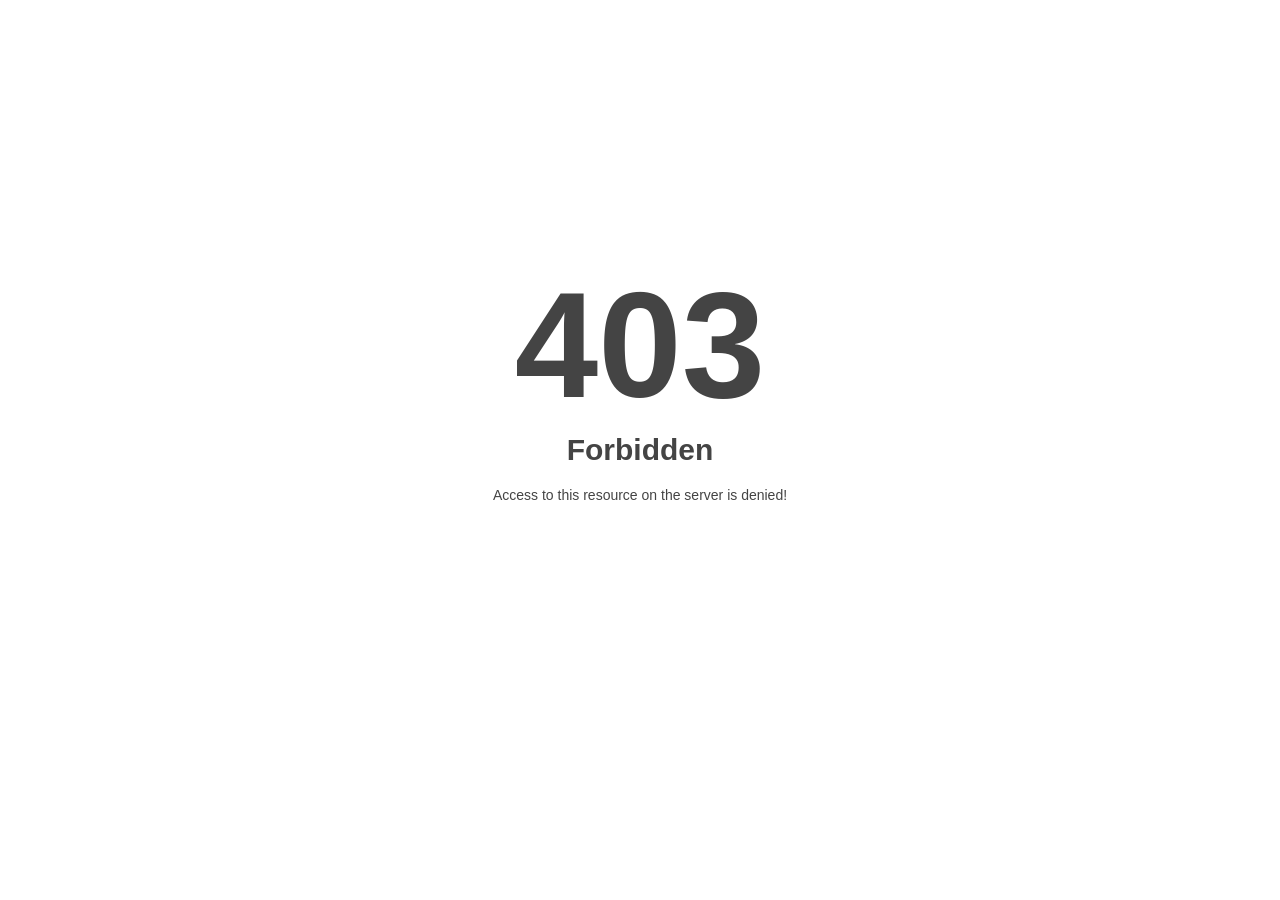
<file: static/plugin/index.html>
<!DOCTYPE html>
<html style="height:100%">
<head>
<meta name="viewport" content="width=device-width, initial-scale=1, shrink-to-fit=no" />
<title> 403 Forbidden
</title><style>@media (prefers-color-scheme:dark){body{background-color:#000!important}}</style></head>
<body style="color: #444; margin:0;font: normal 14px/20px Arial, Helvetica, sans-serif; height:100%; background-color: #fff;">
<div style="height:auto; min-height:100%; ">     <div style="text-align: center; width:800px; margin-left: -400px; position:absolute; top: 30%; left:50%;">
        <h1 style="margin:0; font-size:150px; line-height:150px; font-weight:bold;">403</h1>
<h2 style="margin-top:20px;font-size: 30px;">Forbidden
</h2>
<p>Access to this resource on the server is denied!</p>
</div></div></body></html>
</file>
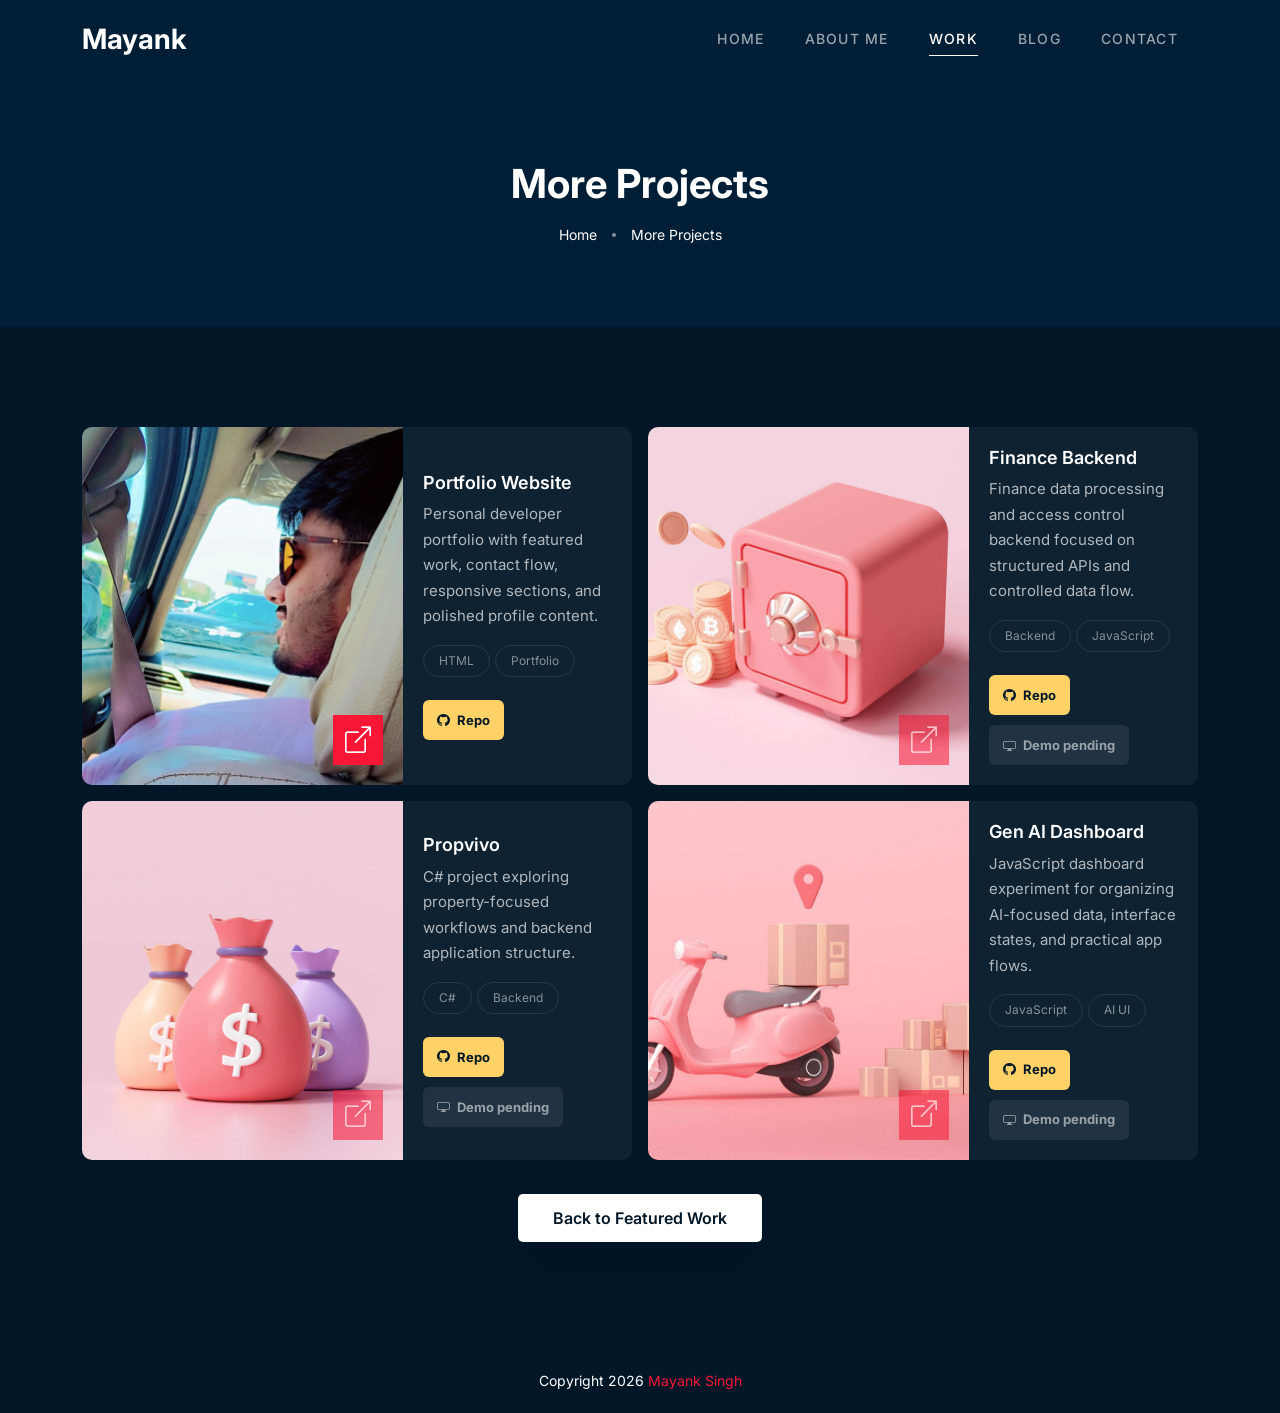
<file: projects.html>
<!DOCTYPE html>
<html lang="en">

<head>
    <meta charset="utf-8">
    <meta name="author" content="Mayank Singh">
    <meta http-equiv="X-UA-Compatible" content="IE=edge">
    <meta name="viewport" content="width=device-width, initial-scale=1, shrink-to-fit=no">
    <meta name="keywords" content="Mayank Singh projects, GitHub repositories, full stack developer">
    <meta name="description" content="More public repositories and projects by Mayank Singh.">
    <title>More Projects | Mayank Singh</title>
    <link rel="shortcut icon" type="image/jpeg" href="static/img/passport_img.jpeg">
    <link href="static/css/dark/style.css" rel="stylesheet">
</head>

<body class="dark-bg">
    <div id="loading">
        <div class="load-circle"><span class="one"></span></div>
    </div>
    <header class="main-header">
        <nav class="navbar header-nav header-white header-transparent navbar-expand-lg">
            <div class="container">
                <a class="navbar-brand" href="index.html#home">Mayank<span></span></a>
                <button class="navbar-toggler" type="button" data-bs-toggle="collapse" data-bs-target="#navbar-collapse-toggle" aria-controls="navbar-collapse-toggle" aria-expanded="false" aria-label="Toggle navigation">
                    <span></span>
                    <span></span>
                    <span></span>
                </button>
                <div class="collapse navbar-collapse justify-content-end" id="navbar-collapse-toggle">
                    <ul class="navbar-nav ml-auto">
                        <li><a class="nav-link" href="index.html#home"><span>Home</span></a></li>
                        <li><a class="nav-link" href="index.html#about"><span>About Me</span></a></li>
                        <li><a class="nav-link active" href="index.html#work"><span>Work</span></a></li>
                        <li><a class="nav-link" href="blog.html"><span>Blog</span></a></li>
                        <li><a class="nav-link" href="index.html#contactus"><span>Contact</span></a></li>
                    </ul>
                </div>
            </div>
        </nav>
    </header>
    <main>
        <section class="page-title dark-bg-1">
            <div class="container">
                <div class="row justify-content-center">
                    <div class="col-lg-8 white-color text-center">
                        <h1>More Projects</h1>
                        <ol class="breadcrumb justify-content-center">
                            <li><a href="index.html">Home</a></li>
                            <li class="active">More Projects</li>
                        </ol>
                    </div>
                </div>
            </div>
        </section>
        <section class="section portfolio-section">
            <div class="container">
                <div class="row g-3 featured-work">
                    <div class="col-lg-6">
                        <div class="portfolio-box row g-0">
                            <div class="portfolio-img col-sm-6 col-lg-7">
                                <a class="p-icon" href="https://web-portfolio-lyart-five.vercel.app" target="_blank" rel="noopener" aria-label="Open portfolio live site">
                                    <i class="bi bi-box-arrow-up-right"></i>
                                </a>
                                <img src="static/img/home-banner1.webp" title="" alt="Portfolio website preview">
                            </div>
                            <div class="portfolio-info col-sm-6 col-lg-5">
                                <h2>Portfolio Website</h2>
                                <p>Personal developer portfolio with featured work, contact flow, responsive sections, and polished profile content.</p>
                                <div class="nav"><span>HTML</span><span>Portfolio</span></div>
                                <div class="project-actions">
                                    <a href="https://github.com/MayankSingh0928/web-portfolio" target="_blank" rel="noopener"><i class="bi bi-github"></i> Repo</a>
                                </div>
                            </div>
                        </div>
                    </div>
                    <div class="col-lg-6">
                        <div class="portfolio-box row g-0">
                            <div class="portfolio-img col-sm-6 col-lg-7">
                                <span class="p-icon p-icon-disabled" aria-label="Finance Backend deployment pending">
                                    <i class="bi bi-box-arrow-up-right"></i>
                                </span>
                                <img src="static/img/portfolio-02.jpg" title="" alt="Finance backend project preview">
                            </div>
                            <div class="portfolio-info col-sm-6 col-lg-5">
                                <h2>Finance Backend</h2>
                                <p>Finance data processing and access control backend focused on structured APIs and controlled data flow.</p>
                                <div class="nav"><span>Backend</span><span>JavaScript</span></div>
                                <div class="project-actions">
                                    <a href="https://github.com/MayankSingh0928/Finance-Backend" target="_blank" rel="noopener"><i class="bi bi-github"></i> Repo</a>
                                    <span class="is-disabled"><i class="bi bi-display"></i> Demo pending</span>
                                </div>
                            </div>
                        </div>
                    </div>
                    <div class="col-lg-6">
                        <div class="portfolio-box row g-0 flex-row-lg-reverse">
                            <div class="portfolio-img col-sm-6 col-lg-7">
                                <span class="p-icon p-icon-disabled" aria-label="Propvivo deployment pending">
                                    <i class="bi bi-box-arrow-up-right"></i>
                                </span>
                                <img src="static/img/portfolio-03.jpg" title="" alt="Propvivo project preview">
                            </div>
                            <div class="portfolio-info col-sm-6 col-lg-5">
                                <h2>Propvivo</h2>
                                <p>C# project exploring property-focused workflows and backend application structure.</p>
                                <div class="nav"><span>C#</span><span>Backend</span></div>
                                <div class="project-actions">
                                    <a href="https://github.com/MayankSingh0928/propvivo" target="_blank" rel="noopener"><i class="bi bi-github"></i> Repo</a>
                                    <span class="is-disabled"><i class="bi bi-display"></i> Demo pending</span>
                                </div>
                            </div>
                        </div>
                    </div>
                    <div class="col-lg-6">
                        <div class="portfolio-box row g-0 flex-row-lg-reverse">
                            <div class="portfolio-img col-sm-6 col-lg-7">
                                <span class="p-icon p-icon-disabled" aria-label="Gen AI dashboard deployment pending">
                                    <i class="bi bi-box-arrow-up-right"></i>
                                </span>
                                <img src="static/img/portfolio-04.jpg" title="" alt="Gen AI dashboard preview">
                            </div>
                            <div class="portfolio-info col-sm-6 col-lg-5">
                                <h2>Gen AI Dashboard</h2>
                                <p>JavaScript dashboard experiment for organizing AI-focused data, interface states, and practical app flows.</p>
                                <div class="nav"><span>JavaScript</span><span>AI UI</span></div>
                                <div class="project-actions">
                                    <a href="https://github.com/MayankSingh0928/gen-ai-dashboard" target="_blank" rel="noopener"><i class="bi bi-github"></i> Repo</a>
                                    <span class="is-disabled"><i class="bi bi-display"></i> Demo pending</span>
                                </div>
                            </div>
                        </div>
                    </div>
                </div>
                <div class="show-more-projects text-center">
                    <a class="px-btn px-btn-white" href="index.html#work">Back to Featured Work</a>
                </div>
            </div>
        </section>
    </main>
    <footer class="footer">
        <div class="container">
            <div class="row align-items-center">
                <div class="col-md-6 my-2 text-center mx-auto">
                    <p>Copyright 2026 <a href="index.html#home">Mayank Singh</a></p>
                </div>
            </div>
        </div>
    </footer>
    <script src="static/js/jquery-3.5.1.min.js"></script>
    <script src="static/plugin/appear/jquery.appear.js"></script>
    <script src="static/plugin/bootstrap/js/bootstrap.min.js"></script>
    <script src="static/js/custom.js"></script>
</body>

</html>
</file>
<file: static/css/dark/style.css>
/*------------------------------------------------------------------
Project:    Zemo Personal Portfolio
Version:    1.0
Primary use:    pxdraft

[Table of contents]

1. Body
2. Header
3. Footer
4. Blog
5. Section
6. Home Banner
7. About
8. Services
9. Resume
10. Portfolio
11. Testimonial
12. Contact Us

-------------------------------------------------------------------*/
@import url(../../plugin/bootstrap/css/bootstrap.min.css);
@import url(../../plugin/bootstrap/icons/bootstrap-icons.css);
@import url(../../plugin/owl-carousel/css/owl.carousel.min.css);
@import url(../../plugin/magnific/magnific-popup.css);
@import url("https://fonts.googleapis.com/css2?family=Inter:wght@100;200;300;400;500;600;700;800;900&amp;display=swap");
.navbar-toggler,
.toggler-menu {
  width: 40px;
  height: 40px;
  position: relative;
  margin: 0 20px 0 0;
  border-radius: 0;
  padding: 0;
  margin-left: 15px;
  background: #f71735;
  border: none; }
  .navbar-toggler span,
  .toggler-menu span {
    position: absolute;
    top: 0;
    left: 0;
    bottom: 0;
    right: 0;
    width: 25px;
    height: 2px;
    margin: auto;
    box-shadow: 0px -8px 0 0px currentColor, 0px 8px 0 0px currentColor;
    background: #fff;
    color: #fff; }

@media (min-width: 992px) {
  .main-header {
    position: fixed;
    top: 0;
    left: 0;
    z-index: 111;
    width: 100%;
    top: 0;
    padding-top: 20px;
    padding-bottom: 20px; }
    .fixed-header .main-header {
      box-shadow: rgba(0, 0, 0, 0.25) 0px 7px 20px -22px;
      background: #011627; }
    .main-header .navbar {
      padding: 0; }
    .main-header .navbar-brand {
      color: #fff;
      font-weight: 700;
      font-size: 28px;
      line-height: 1; }
    .main-header .navbar-nav > li {
      padding: 0 20px; }
      .main-header .navbar-nav > li > a {
        padding: 5px 0 !important;
        color: rgba(255, 255, 255, 0.6);
        font-weight: 500;
        text-transform: uppercase;
        font-size: 14px;
        letter-spacing: 0.08rem;
        position: relative; }
        .main-header .navbar-nav > li > a:after {
          content: "";
          position: absolute;
          bottom: 0;
          left: auto;
          right: 0;
          height: 1px;
          background: #fff;
          width: 0px;
          transition: ease all 0.35s; }
        .main-header .navbar-nav > li > a.active {
          color: #fff; }
          .main-header .navbar-nav > li > a.active:after {
            left: 0;
            right: auto;
            width: 100%; }
      .main-header .navbar-nav > li:hover > a:after {
        left: 0;
        right: auto;
        width: 100%; } }

/* Mobile 
-----------------------------*/
@media (max-width: 991px) {
  .main-header {
    position: fixed;
    top: 0;
    left: 0;
    z-index: 111;
    width: 100%;
    top: 0;
    border-bottom: 1px solid rgba(255, 255, 255, 0.2);
    box-shadow: rgba(0, 0, 0, 0.25) 0px 7px 20px -22px; }
    .main-header .container {
      max-width: 100%;
      padding: 0; }
    .fixed-header .main-header {
      background: #011627; }
    .main-header .navbar {
      padding: 0; }
    .main-header .navbar-brand {
      color: #fff;
      font-weight: 700;
      font-size: 28px;
      line-height: 1;
      margin: 15px 20px; }
    .main-header .navbar-nav {
      background: #011627; }
      .main-header .navbar-nav > li {
        border-top: 1px solid rgba(255, 255, 255, 0.05); }
        .main-header .navbar-nav > li > a {
          padding: 12px 20px;
          font-weight: 700;
          text-transform: uppercase;
          font-size: 14px;
          letter-spacing: 0.05rem;
          color: #fff; }
          .main-header .navbar-nav > li > a.active {
            color: #f71735; } }

/*Footer
---------------------*/
.footer {
  padding: 12px 0;
  background: #011627; }
  .theme-light .footer {
    background: #fff;
    border-top: 1px solid rgba(1, 22, 39, 0.1); }
  .footer .nav a {
    color: #fff;
    font-size: 14px;
    margin-right: 17px; }
    .theme-light .footer .nav a {
      color: #011627; }
    .footer .nav a:hover {
      color: #f71735; }
  .footer p {
    color: #fff;
    font-size: 14px;
    margin: 0; }
    .theme-light .footer p {
      color: #011627; }

/* Blog 
-------------------*/
.blog-post {
  border-radius: 10px;
  overflow: hidden;
  height: 100%;
  display: flex;
  flex-direction: column;
  background: rgba(255, 255, 255, 0.05); }
  .blog-post .blog-img {
    position: relative;
    overflow: hidden;
    height: 285px;
    flex: 0 0 285px; }
    .blog-post .blog-img a {
      display: block;
      height: 100%; }
    .blog-post .blog-img img {
      width: 100%;
      height: 100%;
      object-fit: cover;
      transition: ease all 0.35s;
      -webkit-transform: scale(1);
      transform: scale(1); }
  .blog-post:hover .blog-img img {
    -webkit-transform: scale(1.1);
    transform: scale(1.1); }
  .blog-post .data {
    position: absolute;
    top: 20px;
    left: 10px;
    background: #fff;
    padding: 18px 10px;
    line-height: 1;
    text-align: center;
    z-index: 1;
    border-radius: 8px; }
    .blog-post .data span {
      width: 100%;
      display: inline-block;
      font-weight: 600;
      font-size: 25px;
      line-height: 1;
      margin: 0;
      color: #011627; }
    .blog-post .data small {
      font-size: 13px;
      text-transform: uppercase;
      color: #011627;
      margin-top: 7px;
      display: inline-block;
      width: 100%;
      vertical-align: top; }
  .blog-post .blog-info {
    padding: 25px;
    position: relative;
    background: rgba(255, 255, 255, 0.05);
    flex: 1 1 auto;
    display: flex;
    flex-direction: column; }
    .blog-post .blog-info h6 {
      font-size: 18px;
      font-weight: 600;
      line-height: 1.25;
      letter-spacing: 0;
      margin-bottom: 15px; }
      .blog-post .blog-info h6 a {
        color: #fff;
        word-break: normal;
        overflow-wrap: normal; }
    .blog-post .blog-info p {
      display: -webkit-box;
      overflow: hidden;
      text-overflow: ellipsis;
      -webkit-line-clamp: 2;
      -webkit-box-orient: vertical;
      margin: 0 0 12px; }
    .blog-post .blog-info .btn-bar {
      margin-top: auto; }
    .blog-post .blog-info .btn-bar a {
      font-weight: 600;
      text-transform: uppercase;
      font-size: 12px;
      letter-spacing: 0.1rem;
      color: #f71735;
      border-bottom: 1px solid; }

/* Blog List
-------------------*/
.blog-listing {
  padding-top: 30px;
  padding-bottom: 30px; }
  .blog-listing .pagination {
    margin-top: 30px; }
  .blog-listing .blog-post {
    border: 1px solid rgba(255, 255, 255, 0.05);
    margin-bottom: 30px; }
    .blog-listing .blog-post .blog-info {
      margin: 0;
      box-shadow: none; }

@media (max-width: 1199px) {
  .blog-post .blog-img {
    height: 245px;
    flex-basis: 245px; } }

@media (max-width: 767px) {
  .blog-post .blog-img {
    height: 220px;
    flex-basis: 220px; }
  .blog-post .blog-info {
    padding: 22px; }
  .blog-post .blog-info h6 {
    font-size: 17px; } }

.pagination .page-item .page-link {
  border: none;
  box-shadow: none;
  color: #fff;
  margin: 0 5px;
  border-radius: 50px;
  padding: 0;
  width: 35px;
  height: 35px;
  text-align: center;
  line-height: 35px;
  background: rgba(255, 255, 255, 0.05); }
  .pagination .page-item .page-link:hover {
    background: #f71735;
    border-color: #f71735;
    color: #fff; }

.pagination .page-item.disabled .page-link {
  opacity: 0.5; }

.pagination .page-item.active .page-link {
  background: #f71735;
  border-color: #f71735;
  color: #fff; }

/* Blog Sidebar
-------------------*/
.blog-aside {
  background: rgba(255, 255, 255, 0.05);
  padding: 20px;
  border-radius: 10px; }
  .blog-aside .widget {
    margin-top: 15px;
    margin-bottom: 25px;
    width: 100%;
    display: inline-block;
    vertical-align: top; }
    .blog-aside .widget:last-child {
      margin-bottom: 0; }
  .blog-aside .widget-title {
    border-bottom: 1px solid rgba(255, 255, 255, 0.05);
    position: relative;
    padding-bottom: 15px;
    margin-bottom: 25px; }
    .blog-aside .widget-title:after {
      content: "";
      position: absolute;
      bottom: -1px;
      left: 0;
      width: 50px;
      height: 3px;
      background: #f71735; }
    .blog-aside .widget-title h3 {
      font-size: 20px;
      font-weight: 700;
      color: #fff;
      margin: 0; }
  .blog-aside .widget-author .media {
    margin-bottom: 15px; }
  .blog-aside .widget-author p {
    font-size: 16px;
    margin: 0; }
  .blog-aside .widget-author .avatar {
    width: 70px;
    height: 70px;
    border-radius: 50%;
    overflow: hidden; }
  .blog-aside .widget-author h6 {
    font-weight: 600;
    color: #fff;
    font-size: 18px;
    margin: 0;
    padding-left: 20px; }
  .blog-aside .post-aside {
    margin-bottom: 15px; }
    .blog-aside .post-aside .post-aside-title h5 {
      margin: 0; }
    .blog-aside .post-aside .post-aside-title a {
      font-size: 18px;
      color: #fff;
      font-weight: 500; }
    .blog-aside .post-aside .post-aside-meta {
      padding-bottom: 10px; }
      .blog-aside .post-aside .post-aside-meta a {
        color: rgba(255, 255, 255, 0.5);
        font-size: 12px;
        text-transform: uppercase;
        display: inline-block;
        margin-right: 10px; }
  .blog-aside .latest-post-aside + .latest-post-aside {
    border-top: 1px solid rgba(255, 255, 255, 0.05);
    padding-top: 15px;
    margin-top: 15px; }
  .blog-aside .latest-post-aside .lpa-right {
    width: 90px; }
  .blog-aside .latest-post-aside .lpa-left {
    padding-right: 15px; }
  .blog-aside .latest-post-aside .lpa-title h5 {
    margin: 0;
    font-size: 15px; }
  .blog-aside .latest-post-aside .lpa-title a {
    color: #fff;
    font-weight: 600; }
  .blog-aside .latest-post-aside .lpa-meta a {
    color: rgba(255, 255, 255, 0.5);
    font-size: 12px;
    text-transform: uppercase;
    display: inline-block;
    margin-right: 10px; }

.tag-cloud a {
  padding: 4px 15px;
  font-size: 13px;
  color: #fff;
  background: #001e35;
  border-radius: 3px;
  margin-right: 4px;
  margin-bottom: 4px;
  font-weight: 500; }
  .tag-cloud a:hover {
    background: #f71735;
    color: #fff; }

.blog-single {
  padding-top: 30px;
  padding-bottom: 30px; }

.article {
  margin: 0 0 30px; }
  .article .article-title {
    padding: 15px 0 20px; }
    .article .article-title h6 {
      font-size: 14px;
      font-weight: 700;
      margin-bottom: 20px; }
      .article .article-title h6 a {
        text-transform: uppercase;
        color: #fff;
        border-bottom: 1px solid currentColor; }
    .article .article-title h2 {
      color: #fff;
      font-weight: 700; }
      @media (max-width: 991px) {
        .article .article-title h2 {
          font-size: 24px; } }
    .article .article-title .media {
      padding-top: 15px;
      border-bottom: 1px dashed rgba(255, 255, 255, 0.05);
      padding-bottom: 20px; }
      .article .article-title .media .avatar {
        width: 45px;
        height: 45px;
        border-radius: 50%;
        overflow: hidden; }
      .article .article-title .media .media-body {
        padding-left: 8px; }
        .article .article-title .media .media-body label {
          font-weight: 500;
          color: #fff;
          margin: 0; }
        .article .article-title .media .media-body span {
          display: block;
          font-size: 12px; }
  .article .article-content h1,
  .article .article-content h2,
  .article .article-content h3,
  .article .article-content h4,
  .article .article-content h5,
  .article .article-content h6 {
    color: #fff;
    font-weight: 600;
    margin-bottom: 15px; }
  .article .article-content blockquote {
    width: 100%;
    padding: 20px;
    margin: 0 0 30px;
    border-left: 4px solid #f71735; }
    .article .article-content blockquote p {
      font-size: 20px;
      font-weight: 500;
      margin: 0; }
    .article .article-content blockquote .blockquote-footer {
      color: #fff;
      font-size: 16px;
      padding-top: 20px; }
      .article .article-content blockquote .blockquote-footer cite {
        font-weight: 600; }
  .article .tag-cloud {
    padding-top: 10px; }

.article-comment h4 {
  color: #fff;
  font-weight: 700;
  margin-bottom: 25px;
  font-size: 22px; }

@media (prefers-reduced-motion: no-preference) {
  :root {
    scroll-behavior: inherit; } }

html {
  overflow-x: hidden; }

body {
  color: rgba(255, 255, 255, 0.5);
  font-family: "Inter", sans-serif;
  line-height: 1.7;
  font-size: 15px;
  font-weight: 400;
  overflow-x: hidden; }

.font-alt {
  font-family: "Inter", sans-serif; }

img {
  max-width: 100%; }

* {
  outline: none !important; }

a {
  color: #f71735;
  text-decoration: none; }
  a:hover {
    color: #de0824;
    text-decoration: none; }

mark {
  background-image: linear-gradient(#f71735, #f71735);
  background-size: 100% 3px;
  background-repeat: no-repeat;
  background-position: 0 bottom;
  background-color: transparent;
  padding: 0;
  color: currentColor; }

/* ----------------------
*	Loading
---------------------------*/
#loading {
  position: fixed;
  top: 0;
  left: 0;
  right: 0;
  bottom: 0;
  background: #f71735;
  z-index: 99999; }

.load-circle {
  position: fixed;
  top: 0;
  left: 0;
  right: 0;
  bottom: 0;
  margin: auto;
  width: 50px;
  height: 50px; }
  .load-circle span {
    display: inline-block;
    width: 64px;
    height: 64px; }
    .load-circle span:after {
      content: " ";
      display: block;
      width: 46px;
      height: 46px;
      margin: 1px;
      border-radius: 50%;
      border: 5px solid #fff;
      border-color: #fff transparent #fff transparent;
      -webkit-animation: lds-dual-ring 1.2s linear infinite;
              animation: lds-dual-ring 1.2s linear infinite; }

@-webkit-keyframes lds-dual-ring {
  0% {
    -webkit-transform: rotate(0deg);
            transform: rotate(0deg); }
  100% {
    -webkit-transform: rotate(360deg);
            transform: rotate(360deg); } }

@keyframes lds-dual-ring {
  0% {
    -webkit-transform: rotate(0deg);
            transform: rotate(0deg); }
  100% {
    -webkit-transform: rotate(360deg);
            transform: rotate(360deg); } }

/* ----------------------
*	owl 
---------------------------*/
.owl-dots {
  text-align: center; }
  .owl-dots .owl-dot {
    display: inline-block;
    vertical-align: top;
    width: 10px;
    height: 10px;
    background: transparent;
    border: 1px solid #fff;
    transition: ease all 0.55s;
    border-radius: 50%;
    margin: 0 5px; }
    .owl-dots .owl-dot.active {
      background: #fff; }

.owl-carousel .owl-item img {
  width: auto;
  max-width: 100%; }

/* Page title
--------------------------------*/
.page-title {
  padding: 160px 0 80px;
  background-size: cover;
  background-repeat: no-repeat;
  background-position: center;
  position: relative; }
  .page-title .container {
    position: relative;
    z-index: 1; }
  @media (max-width: 1200px) {
    .page-title {
      padding-top: 130px;
      padding-bottom: 50px; } }
  .page-title h1 {
    font-weight: 700;
    margin-bottom: 15px;
    color: #fff; }
    @media (max-width: 991px) {
      .page-title h1 {
        font-size: 30px; } }

/* Breadcrumbs
--------------------------------*/
.breadcrumb {
  margin: 0;
  padding: 0;
  list-style: none;
  background: none;
  border-radius: 0; }
  .breadcrumb li {
    display: inline-block;
    vertical-align: middle;
    font-size: 14px;
    font-weight: 400;
    position: relative;
    color: #fff; }
    .breadcrumb li + li {
      padding-left: 17px;
      margin-left: 17px; }
      .breadcrumb li + li:after {
        content: "";
        position: absolute;
        width: 4px;
        height: 4px;
        border-radius: 50%;
        background: currentColor;
        opacity: 0.5;
        left: -2px;
        top: 0;
        bottom: 0;
        margin: auto; }
    .breadcrumb li a {
      color: #fff; }

/* Buttons
---------------------*/
.px-btn {
  padding: 0 35px;
  line-height: 48px;
  position: relative;
  display: inline-block;
  background: none;
  border: none;
  font-size: 16px;
  font-weight: 600;
  text-decoration: none !important;
  position: relative;
  z-index: 1;
  overflow: hidden;
  box-shadow: rgba(0, 0, 0, 0.25) 0px 25px 50px -12px;
  border-radius: 5px; }
  .px-btn.px-btn-theme {
    background: #f71735;
    color: #fff; }
    .px-btn.px-btn-theme:after {
      content: "";
      position: absolute;
      bottom: 0;
      left: auto;
      right: 0;
      top: 0;
      width: 0px;
      transition: ease all 0.35s;
      background: #011627;
      z-index: -1; }
    .px-btn.px-btn-theme:hover {
      color: #fff; }
      .px-btn.px-btn-theme:hover:after {
        width: 100%;
        left: 0;
        right: auto; }
  .px-btn.px-btn-white {
    background: #fff;
    color: #011627; }
    .px-btn.px-btn-white:after {
      content: "";
      position: absolute;
      bottom: 0;
      left: auto;
      right: 0;
      top: 0;
      width: 0px;
      transition: ease all 0.35s;
      background: #f71735;
      z-index: -1; }
    .px-btn.px-btn-white:hover {
      color: #fff; }
      .px-btn.px-btn-white:hover:after {
        width: 100%;
        left: 0;
        right: auto; }

.gray-bg {
  background-color: #fff5ec; }

.theme-bg {
  background-color: #f71735; }

.dark-bg {
  background-color: #011627; }

.dark-bg-1 {
  background-color: #001e35; }

.dark-text-1 {
  color: #001e35; }

.dark-text {
  color: #011627; }

.color-white {
  color: #fff; }

.color-theme {
  color: #f71735; }

body {
  position: relative; }

/* Section
---------------------*/
.section {
  padding: 100px 0;
  position: relative;
  overflow: hidden; }
  @media (max-width: 991px) {
    .section {
      padding-top: 80px;
      padding-bottom: 80px; } }
  @media (max-width: 767px) {
    .section {
      padding-top: 60px;
      padding-bottom: 60px; } }

.bottom-ani {
  position: absolute;
  bottom: 0;
  left: 0;
  right: 0;
  z-index: 1; }

@-webkit-keyframes spin {
  100% {
    -webkit-transform: rotate(360deg);
    transform: rotate(360deg); } }

@keyframes spin {
  100% {
    -webkit-transform: rotate(360deg);
    transform: rotate(360deg); } }

/* Home Banner
---------------------*/
.home-banner {
  overflow: hidden;
  position: relative; }
  .home-banner .placeholder {
    text-align: left;
    top: 100px;
    padding-left: 5vh; }
  .home-banner .min-vh-100 {
    padding-top: 100px;
    padding-bottom: 100px; }
  .home-banner .social-share {
    position: absolute;
    top: 0;
    bottom: 0;
    -ms-flex-align: center;
        align-items: center;
    -ms-flex-direction: column;
        flex-direction: column;
    -ms-flex-pack: center;
        justify-content: center;
    right: 16px;
    z-index: 1; }
    .home-banner .social-share a {
      width: 30px;
      height: 30px;
      font-size: 15px;
      background: rgba(255, 255, 255, 0.06);
      text-align: center;
      line-height: 30px;
      margin: 5px;
      color: #fff;
      border-radius: 3px; }
      .home-banner .social-share a:hover {
        background: #f71735; }
  .home-banner .home-avatar-box {
    padding: 40px;
    position: relative; }
    @media (max-width: 767px) {
      .home-banner .home-avatar-box {
        padding: 20px; } }
    .home-banner .home-avatar-box:before {
      content: "";
      background-image: url(../../img/dots-effect.png);
      position: absolute;
      top: 0;
      left: -40px;
      right: 0;
      bottom: 0;
      background-position: left;
      background-size: cover;
      -webkit-animation: spin 140s linear infinite;
              animation: spin 140s linear infinite; }
    .home-banner .home-avatar-box:after {
      content: "";
      position: absolute;
      bottom: 0;
      top: 0;
      left: 0;
      width: 200vw;
      border: 20px solid #f71735;
      border-radius: 310px;
      background: #011627; }
      @media (max-width: 767px) {
        .home-banner .home-avatar-box:after {
          border: 10px solid #f71735; } }
  .home-banner .home-avatar-in {
    position: relative;
    border-radius: 50% 50% 0% 50%;
    border: 15px solid #fff;
    overflow: hidden;
    z-index: 1; }
    @media (max-width: 767px) {
      .home-banner .home-avatar-in {
        border: 5px solid #fff; } }
    .home-banner .home-avatar-in:after {
      content: "";
      padding-bottom: 100%;
      display: inline-block;
      vertical-align: top; }
    .home-banner .home-avatar-in img {
      position: absolute;
      top: 0;
      left: 0;
      right: 0;
      bottom: 0; }
  .home-banner .typo-box {
    padding-top: 50px;
    padding-bottom: 50px; }
    .home-banner .typo-box h6 {
      font-size: 20px;
      color: #fff;
      font-weight: 600;
      margin-bottom: 20px; }
      @media (max-width: 767px) {
        .home-banner .typo-box h6 {
          font-size: 16px; } }
    .home-banner .typo-box h1 {
      color: #fff;
      font-size: 60px;
      font-weight: 700;
      position: relative;
      padding-bottom: 15px;
      margin: 0 0 20px; }
      @media (max-width: 767px) {
        .home-banner .typo-box h1 {
          font-size: 40px; } }
      .home-banner .typo-box h1:after {
        content: "";
        position: absolute;
        bottom: 0;
        left: 0;
        width: 120px;
        height: 3px;
        background: #f71735; }
    .home-banner .typo-box h2 {
      color: #fff;
      font-weight: 600;
      font-size: 28px;
      margin-bottom: 20px; }
      @media (max-width: 767px) {
        .home-banner .typo-box h2 {
          font-size: 18px; } }
    .home-banner .typo-box p {
      font-size: 17px;
      color: rgba(255, 255, 255, 0.7);
      max-width: 500px; }
      @media (max-width: 767px) {
        .home-banner .typo-box p {
          font-size: 15px; } }
    .home-banner .typo-box .btn-bar {
      padding-top: 10px; }

/* About 
---------------------*/
.about-row {
  margin-bottom: 30px;
  padding-left: 15px; }
  .about-row .sm-title {
    margin-left: -15px; }
  .about-row .nav span {
    font-size: 13px;
    border: 1px solid rgba(255, 255, 255, 0.1);
    padding: 5px 15px;
    border-radius: 40px;
    margin: 0 5px 5px 0; }
    .about-row .nav span:hover {
      border-color: rgba(255, 255, 255, 0.3); }

.about-text h6 {
  font-weight: 500;
  color: rgba(255, 255, 255, 0.8);
  font-size: 16px; }
  .about-text h6 span {
    border-bottom: 2px solid rgba(255, 255, 255, 0.2); }

.progress-text span {
  width: 40px;
  height: 40px;
  line-height: 40px;
  background: #f71735;
  color: #fff;
  display: inline-block;
  vertical-align: top;
  text-align: center;
  border-radius: 50%;
  font-size: 12px; }

.progress-text label {
  margin: 0; }

/* Services
---------------------*/
.hexagon {
  background-color: #f71735;
  border-radius: 10px;
  width: 100px;
  height: 63px;
  transition: all 1s;
  position: relative; }
  .hexagon:before, .hexagon:after {
    content: "";
    border: inherit;
    position: absolute;
    top: 0;
    left: 0;
    background-color: #f71735;
    height: 100%;
    width: 100%;
    border-radius: inherit;
    pointer-events: none; }
  .hexagon:before {
    -webkit-transform: rotate(60deg);
            transform: rotate(60deg); }
  .hexagon:after {
    -webkit-transform: rotate(-60deg);
            transform: rotate(-60deg); }

.feature-box-1 {
  padding: 0 15% 30px;
  background: rgba(255, 255, 255, 0.05);
  border-radius: 10px;
  text-align: center;
  margin-top: 45px;
  border: 3px solid transparent;
  transition: ease all 0.35s; }
  .feature-box-1 .icon {
    text-align: center;
    display: -ms-flexbox;
    display: flex;
    -ms-flex-pack: center;
        justify-content: center;
    -ms-flex-align: center;
        align-items: center;
    position: relative;
    margin: 0 auto 30px;
    top: -20px;
    transition: ease all 0.35s; }
    .feature-box-1 .icon i {
      position: relative;
      z-index: 1;
      font-size: 40px;
      line-height: 1;
      color: #fff; }
  .feature-box-1 h5 {
    font-weight: 500;
    font-size: 18px;
    color: #fff;
    margin-bottom: 10px; }
  .feature-box-1:hover {
    border-color: #f71735; }
    .feature-box-1:hover .icon {
      top: -15px; }

/* Resume
---------------------*/
.resume-box ul {
  margin: 0;
  padding: 0; }

.resume-box li {
  padding: 20px 30px;
  margin: 0;
  background: rgba(255, 255, 255, 0.05);
  border-radius: 7px;
  border: 2px solid transparent;
  transition: ease all 0.35s; }
  .resume-box li:hover {
    border-color: #f71735; }
  .resume-box li + li {
    margin-top: 30px; }
  .resume-box li h6 {
    background: rgba(255, 255, 255, 0.1);
    display: inline-block;
    font-size: 13px;
    position: relative;
    padding: 8px 14px;
    border-radius: 20px;
    color: #fff; }
  .resume-box li h5 {
    font-weight: 600;
    font-size: 16px;
    color: #fff; }
  .resume-box li p {
    font-size: 14px;
    margin-bottom: 5px; }
  .resume-box li span {
    font-size: 12px; }

/* Portfolio
---------------------*/
.portfolio-box {
  position: relative;
  display: -ms-flexbox;
  display: flex;
  border-radius: 10px;
  overflow: hidden; }
  .portfolio-box .p-icon {
    position: absolute;
    bottom: 20px;
    right: 20px;
    width: 50px;
    height: 50px;
    background: #f71735;
    display: -ms-flexbox;
    display: flex;
    -ms-flex-align: center;
        align-items: center;
    -ms-flex-pack: center;
        justify-content: center;
    font-size: 26px;
    color: #fff;
    line-height: 1;
    transition: ease all 0.35s; }
    .portfolio-box .p-icon:hover {
      background: #011627; }
    .portfolio-box .p-icon.p-icon-disabled {
      background: rgba(247, 23, 53, 0.55);
      color: rgba(255, 255, 255, 0.65);
      cursor: not-allowed; }
      .portfolio-box .p-icon.p-icon-disabled:hover {
        background: rgba(247, 23, 53, 0.55); }
  .portfolio-box .portfolio-img {
    position: relative; }
  .portfolio-box .portfolio-info {
    background: rgba(255, 255, 255, 0.05);
    padding: 20px; }
    .portfolio-box .portfolio-info h2 {
      font-size: 18px;
      color: #fff;
      font-weight: 600; }
    .portfolio-box .portfolio-info .nav span {
      font-size: 12px;
      border: 1px solid rgba(255, 255, 255, 0.1);
      padding: 5px 15px;
      border-radius: 40px;
      margin: 0 5px 5px 0; }
      .portfolio-box .portfolio-info .nav span:hover {
        border-color: rgba(255, 255, 255, 0.3); }

/* Testimonial
---------------------*/
.testimonial-col {
  background: rgba(255, 255, 255, 0.05);
  padding: 8%;
  border-radius: 10px;
  margin-bottom: 30px; }
  .testimonial-col .img {
    width: 70px;
    height: 70px;
    overflow: hidden;
    border-radius: 50%; }
  .testimonial-col .col {
    padding-left: 20px; }
  .testimonial-col .tc-info {
    padding-top: 14px; }
    .testimonial-col .tc-info h6 {
      color: #fff;
      font-size: 16px;
      margin: 0; }
    .testimonial-col .tc-info span {
      font-size: 11px; }
  .testimonial-col p {
    margin: 0;
    color: #fff; }

/* Contact Us
---------------------*/
.contact-info {
  background: rgba(255, 255, 255, 0.05);
  padding: 20px;
  border-radius: 10px; }
  .contact-info .contact-name {
    padding-left: 15px;
    padding-bottom: 15px;
    font-size: 14px; }
  .contact-info .sm-title {
    margin-left: -15px;
    margin-bottom: 10px; }
    .contact-info .sm-title h3 {
      font-size: 15px; }
  .contact-info .social-share {
    padding-left: 15px; }
    .contact-info .social-share a {
      color: #fff;
      font-size: 20px;
      margin-right: 10px; }
      .contact-info .social-share a:hover {
        color: #f71735; }

.contact-form {
  background: rgba(255, 255, 255, 0.05);
  padding: 30px;
  border-radius: 10px; }
  .contact-form .form-group {
    margin-bottom: 20px; }
  .contact-form .form-control {
    color: #fff;
    background: transparent;
    border: 1px solid rgba(255, 255, 255, 0.2);
    border-radius: 3px;
    box-shadow: none;
    font-size: 15px; }

.placeholder {
  position: absolute;
  top: 20px;
  text-align: center;
  left: 0;
  right: 0;
  opacity: 0.08;
  pointer-events: none; }
  .placeholder h5 {
    -webkit-text-stroke-width: 1px;
    -webkit-text-stroke-color: #fff;
    font-size: 7vw;
    color: transparent;
    margin: 0;
    font-weight: 600;
    text-transform: uppercase;
    line-height: 1;
    letter-spacing: 0.8rem; }
    @media (max-width: 767px) {
      .placeholder h5 {
        font-size: 10vw;
        letter-spacing: 0.2rem; } }

.section-title {
  margin-bottom: 40px; }
  @media (max-width: 991px) {
    .section-title {
      margin-bottom: 30px; } }
  @media (max-width: 767px) {
    .section-title {
      margin-bottom: 20px; } }
  .section-title h2 {
    color: #fff;
    font-size: 40px;
    text-transform: uppercase;
    font-weight: 600;
    letter-spacing: 3px;
    margin: 0; }
    @media (max-width: 767px) {
      .section-title h2 {
        font-size: 30px;
        letter-spacing: 1px; } }
    .section-title h2 span {
      position: relative;
      display: inline-block;
      vertical-align: top; }
      .section-title h2 span:before, .section-title h2 span:after {
        content: "";
        position: absolute;
        bottom: 0;
        top: 0;
        margin: auto;
        width: 35px;
        height: 3px;
        background: #f71735; }
      .section-title h2 span:before {
        right: -40px; }
      .section-title h2 span:after {
        left: -40px; }

.sm-title {
  margin-bottom: 25px; }
  .sm-title h3 {
    color: #fff;
    font-weight: 500;
    position: relative;
    font-size: 18px;
    padding-left: 15px; }
    .sm-title h3:after {
      content: "";
      position: absolute;
      left: 0;
      width: 2px;
      height: 20px;
      background: #f71735; }

/*# sourceMappingURL=[data-uri] */

/*# sourceMappingURL=style.css.map */

/* Portfolio upgrades */
.px-btn.px-btn-outline {
  background: transparent;
  color: #fff;
  border: 1px solid rgba(255, 255, 255, 0.28); }
  .px-btn.px-btn-outline:after {
    content: "";
    position: absolute;
    bottom: 0;
    left: auto;
    right: 0;
    top: 0;
    width: 0px;
    transition: ease all 0.35s;
    background: #2ec4b6;
    z-index: -1; }
  .px-btn.px-btn-outline:hover {
    color: #011627;
    border-color: #2ec4b6; }
    .px-btn.px-btn-outline:hover:after {
      width: 100%;
      left: 0;
      right: auto; }

.hero-metrics {
  display: grid;
  grid-template-columns: repeat(3, minmax(0, 1fr));
  gap: 12px;
  max-width: 500px;
  margin-top: 28px; }
  .hero-metrics div {
    min-height: 88px;
    padding: 16px;
    border: 1px solid rgba(255, 255, 255, 0.12);
    border-radius: 8px;
    background: rgba(46, 196, 182, 0.08); }
  .hero-metrics strong {
    display: block;
    color: #fff;
    font-size: 28px;
    line-height: 1;
    margin-bottom: 8px; }
  .hero-metrics span {
    display: block;
    color: rgba(255, 255, 255, 0.66);
    font-size: 13px;
    line-height: 1.35; }

.about-text h6 + p + p {
  display: none; }

.portfolio-intro {
  max-width: 640px;
  margin: -20px auto 30px; }
  .portfolio-intro p {
    color: rgba(255, 255, 255, 0.68);
    margin: 0; }

.featured-work {
  margin-bottom: 34px; }

.portfolio-box {
  min-height: 100%; }
  .portfolio-box .portfolio-img img {
    width: 100%;
    height: 100%;
    min-height: 250px;
    object-fit: cover; }
  .portfolio-box .portfolio-info {
    display: flex;
    flex-direction: column;
    justify-content: center; }
  .portfolio-box .portfolio-info p {
    color: rgba(255, 255, 255, 0.68); }

.project-actions {
  display: flex;
  flex-wrap: wrap;
  gap: 10px;
  margin-top: 18px; }
  .project-actions a,
  .project-actions span {
    display: inline-flex;
    align-items: center;
    justify-content: center;
    gap: 7px;
    min-height: 40px;
    padding: 9px 14px;
    border-radius: 6px;
    font-size: 13px;
    font-weight: 700;
    line-height: 1;
    color: #011627;
    background: #ffd166; }
  .project-actions a:hover {
    color: #011627;
    background: #2ec4b6; }
  .project-actions .is-disabled {
    color: rgba(255, 255, 255, 0.55);
    background: rgba(255, 255, 255, 0.08);
    cursor: not-allowed; }

.show-more-projects {
  margin-top: 34px; }

@media (max-width: 767px) {
  .hero-metrics {
    grid-template-columns: 1fr; }
  .project-actions a,
  .project-actions span {
    flex: 1 1 135px;
    justify-content: center; } }
</file>
